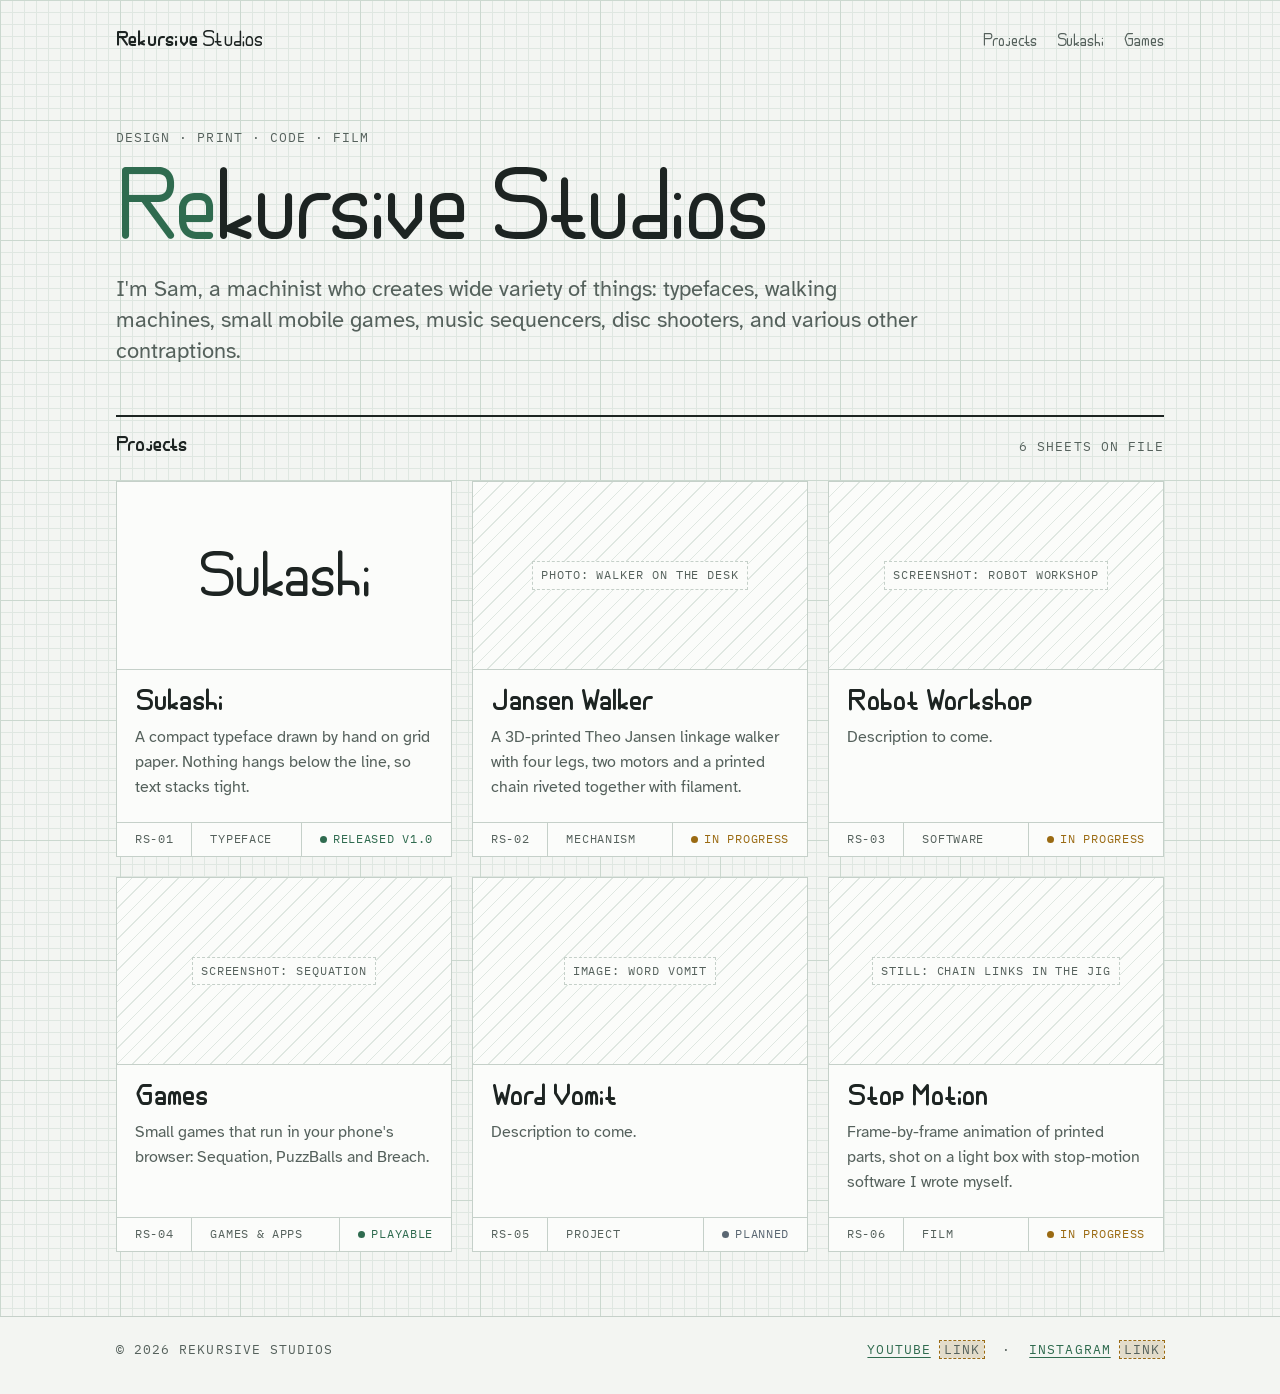
<file: index.html>
<!doctype html>
<html lang="en">
<head>
<meta charset="utf-8">
<meta name="viewport" content="width=device-width, initial-scale=1, viewport-fit=cover">
<title>Rekursive Studios</title>
<meta name="description" content="Typefaces, machines, games and films by Sam Hillis at Rekursive Studios.">
<link rel="preconnect" href="https://fonts.googleapis.com"><link rel="preconnect" href="https://fonts.gstatic.com" crossorigin><link rel="stylesheet" href="https://fonts.googleapis.com/css2?family=Atkinson+Hyperlegible:ital,wght@0,400;0,700;1,400&family=IBM+Plex+Mono:wght@400;500&display=swap">
<link rel="stylesheet" href="css/site.css">
</head>
<body>
<header class="site-head"><div class="wrap">
  <a class="brand" href="index.html"><b>Rekursive</b> Studios</a>
  <nav class="nav" aria-label="Main">
    <a href="index.html#projects">Projects</a>
    <a href="projects/sukashi.html">Sukashi</a>
    <a href="projects/games.html">Games</a>
  </nav>
</div></header>
<main>
<section class="hero"><div class="wrap">
  <div class="label">Design · print · code · film</div>
  <h1><span class="r">Re</span>kursive Studios</h1>
  <p>I'm Sam, a machinist who creates wide variety of things: typefaces, walking machines, small mobile games, music sequencers, disc shooters, and various other contraptions.  </p>
</div></section>
<section id="projects"><div class="wrap">
  <div class="index-head"><h2>Projects</h2><span class="label">6 sheets on file</span></div>
  <ul class="sheets">
    <li><a class="sheet" href="projects/sukashi.html">
      <div class="face type-sample"><span style="font-family:var(--display)">Sukashi</span></div>
      <div class="body"><h3>Sukashi</h3><p>A compact typeface drawn by hand on grid paper. Nothing hangs below the line, so text stacks tight.</p></div>
      <div class="tblock"><span>RS-01</span><span>Typeface</span><span class="status"><span class="status-pill s-ok">Released v1.0</span></span></div>
    </a></li>
    <li><a class="sheet" href="projects/jansen-walker.html">
      <div class="face placeholder"><span>Photo: walker on the desk</span></div>
      <div class="body"><h3>Jansen Walker</h3><p>A 3D-printed Theo Jansen linkage walker with four legs, two motors and a printed chain riveted together with filament.</p></div>
      <div class="tblock"><span>RS-02</span><span>Mechanism</span><span class="status"><span class="status-pill s-wip">In progress</span></span></div>
    </a></li>
    <li><a class="sheet" href="projects/robot-workshop.html">
      <div class="face placeholder"><span>Screenshot: robot workshop</span></div>
      <div class="body"><h3>Robot Workshop</h3><p>Description to come.</p></div>
      <div class="tblock"><span>RS-03</span><span>Software</span><span class="status"><span class="status-pill s-wip">In progress</span></span></div>
    </a></li>
    <li><a class="sheet" href="projects/games.html">
      <div class="face placeholder"><span>Screenshot: Sequation</span></div>
      <div class="body"><h3>Games</h3><p>Small games that run in your phone's browser: Sequation, PuzzBalls and Breach.</p></div>
      <div class="tblock"><span>RS-04</span><span>Games &amp; apps</span><span class="status"><span class="status-pill s-ok">Playable</span></span></div>
    </a></li>
    <li><a class="sheet" href="projects/word-vomit.html">
      <div class="face placeholder"><span>Image: word vomit</span></div>
      <div class="body"><h3>Word Vomit</h3><p>Description to come.</p></div>
      <div class="tblock"><span>RS-05</span><span>Project</span><span class="status"><span class="status-pill s-plan">Planned</span></span></div>
    </a></li>
    <li><a class="sheet" href="projects/stop-motion.html">
      <div class="face placeholder"><span>Still: chain links in the jig</span></div>
      <div class="body"><h3>Stop Motion</h3><p>Frame-by-frame animation of printed parts, shot on a light box with stop-motion software I wrote myself.</p></div>
      <div class="tblock"><span>RS-06</span><span>Film</span><span class="status"><span class="status-pill s-wip">In progress</span></span></div>
    </a></li>
  </ul>
</div></section>
</main>
<footer class="site-foot"><div class="wrap">
  <span class="label">&copy; 2026 Rekursive Studios</span>
  <span class="label"><a href="#">YouTube</a> <span class="todo">link</span> &nbsp;·&nbsp; <a href="#">Instagram</a> <span class="todo">link</span></span>
</div></footer>
</body>
</html>
</file>
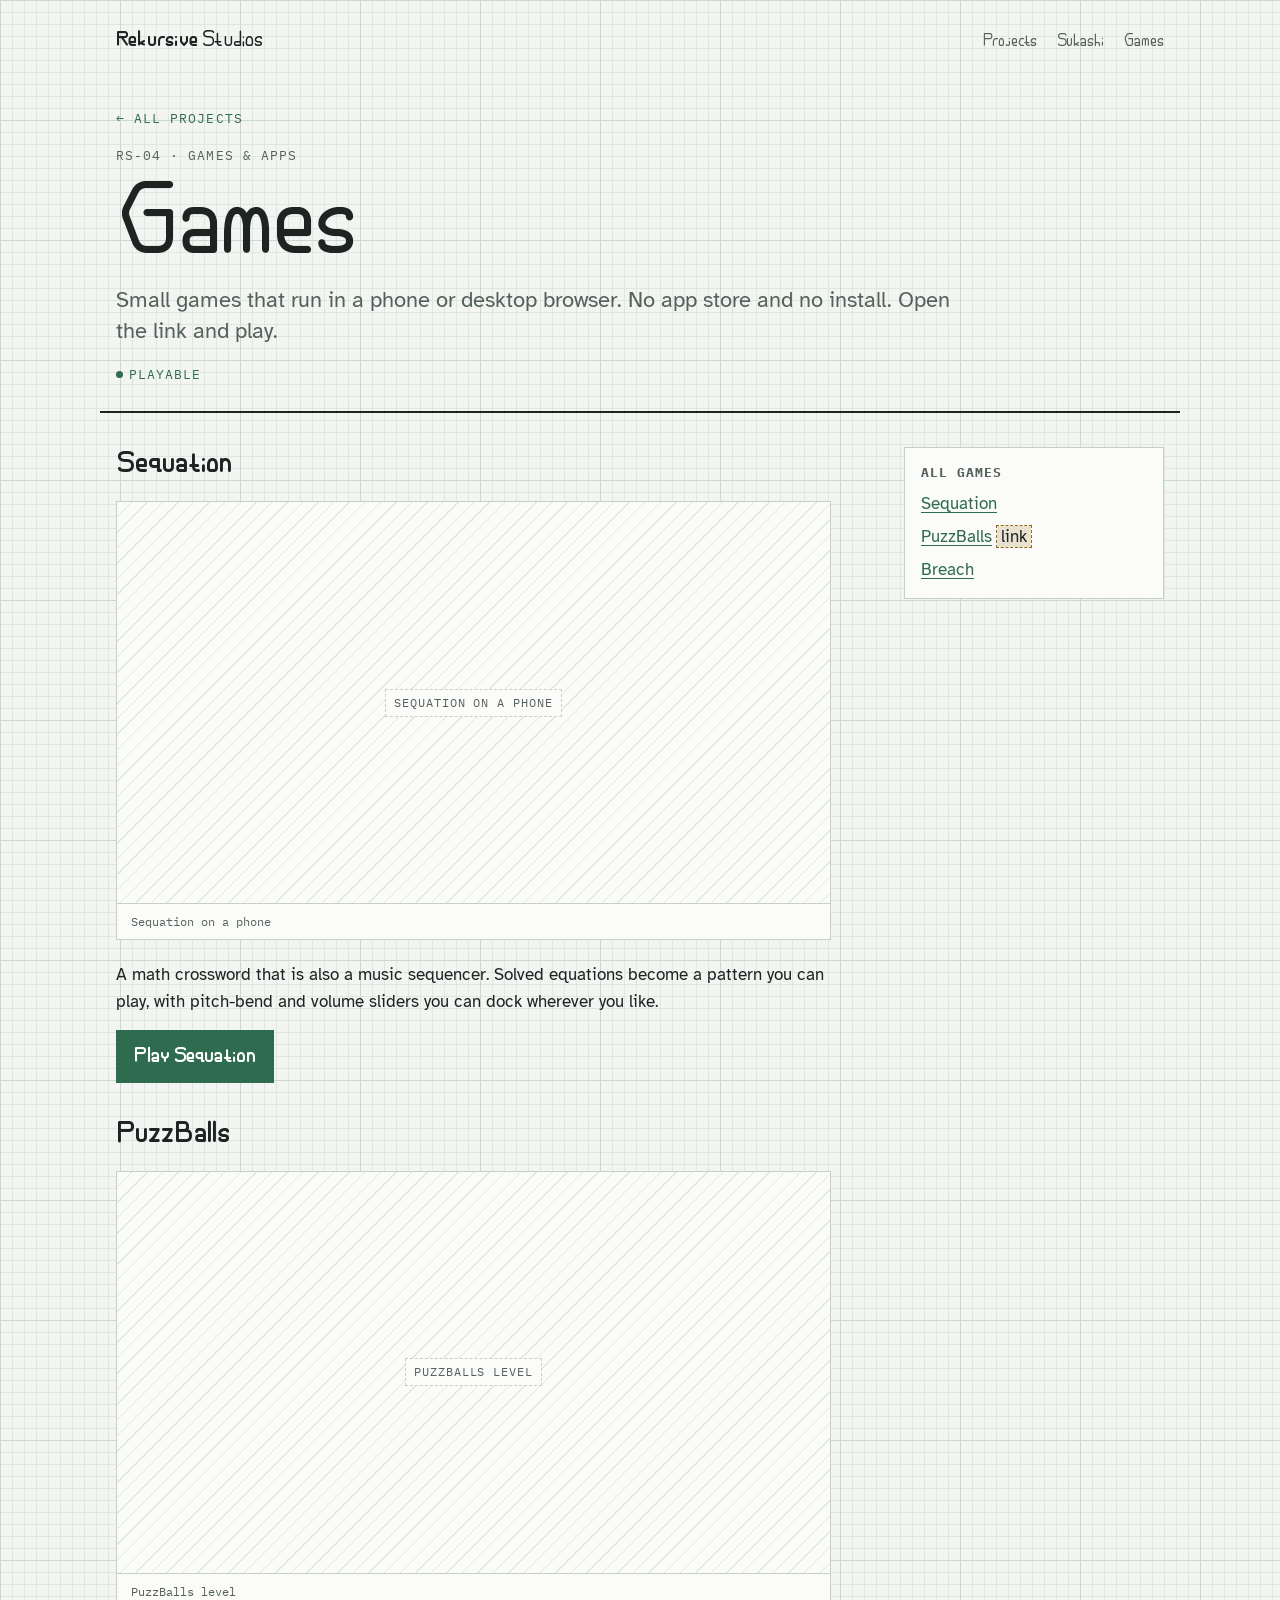
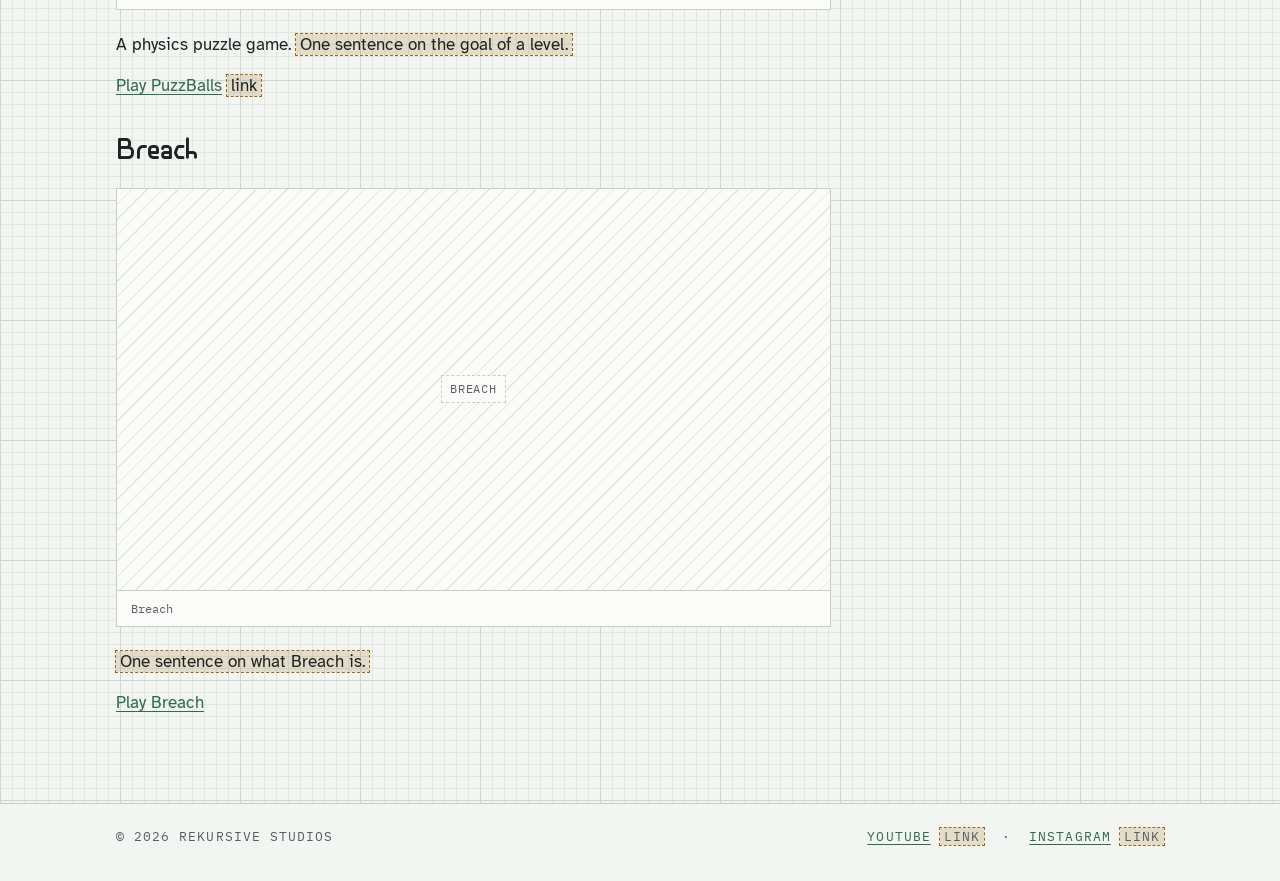
<file: projects/games.html>
<!doctype html>
<html lang="en">
<head>
<meta charset="utf-8">
<meta name="viewport" content="width=device-width, initial-scale=1, viewport-fit=cover">
<title>Games · Rekursive Studios</title>
<meta name="description" content="Browser games by Rekursive Studios: Sequation, PuzzBalls and Breach.">
<link rel="preconnect" href="https://fonts.googleapis.com"><link rel="preconnect" href="https://fonts.gstatic.com" crossorigin><link rel="stylesheet" href="https://fonts.googleapis.com/css2?family=Atkinson+Hyperlegible:ital,wght@0,400;0,700;1,400&family=IBM+Plex+Mono:wght@400;500&display=swap">
<link rel="stylesheet" href="../css/site.css">
</head>
<body>
<header class="site-head"><div class="wrap">
  <a class="brand" href="../index.html"><b>Rekursive</b> Studios</a>
  <nav class="nav" aria-label="Main">
    <a href="../index.html#projects">Projects</a>
    <a href="../projects/sukashi.html">Sukashi</a>
    <a href="../projects/games.html">Games</a>
  </nav>
</div></header>
<main>
<div class="wrap crumbs"><a href="../index.html#projects">&larr; All projects</a></div>
<section class="wrap project-head">
  <div class="label">RS-04 · Games &amp; apps</div>
  <h1>Games</h1>
  <p class="lede">Small games that run in a phone or desktop browser. No app store and no install. Open the link and play.</p>
  <div class="meta-row"><span class="label status-pill s-ok">Playable</span></div>
</section>
<div class="wrap project-body">
  <article class="prose">
<h2>Sequation</h2>
<figure class="figure"><div class="face placeholder"><span>Sequation on a phone</span></div><figcaption>Sequation on a phone</figcaption></figure>
<p>A math crossword that is also a music sequencer. Solved equations become a pattern you can play, with pitch-bend and volume sliders you can dock wherever you like.</p>
<p><a class="button" href="https://spamboni.github.io/Sequation/">Play Sequation</a></p>
<h2>PuzzBalls</h2>
<figure class="figure"><div class="face placeholder"><span>PuzzBalls level</span></div><figcaption>PuzzBalls level</figcaption></figure>
<p>A physics puzzle game. <span class="todo">One sentence on the goal of a level.</span></p>
<p><a href="#">Play PuzzBalls</a> <span class="todo">link</span></p>
<h2>Breach</h2>
<figure class="figure"><div class="face placeholder"><span>Breach</span></div><figcaption>Breach</figcaption></figure>
<p><span class="todo">One sentence on what Breach is.</span></p>
<p><a href="https://rekursivestudios.github.io/breach/">Play Breach</a></p>
  </article>
  <aside class="aside">
<div class="box"><h3 class="label">All games</h3><ul><li><a href="https://spamboni.github.io/Sequation/">Sequation</a></li><li><a href="#">PuzzBalls</a> <span class="todo">link</span></li><li><a href="https://rekursivestudios.github.io/breach/">Breach</a></li></ul></div>
  </aside>
</div>
</main>
<footer class="site-foot"><div class="wrap">
  <span class="label">&copy; 2026 Rekursive Studios</span>
  <span class="label"><a href="#">YouTube</a> <span class="todo">link</span> &nbsp;·&nbsp; <a href="#">Instagram</a> <span class="todo">link</span></span>
</div></footer>
</body>
</html>
</file>
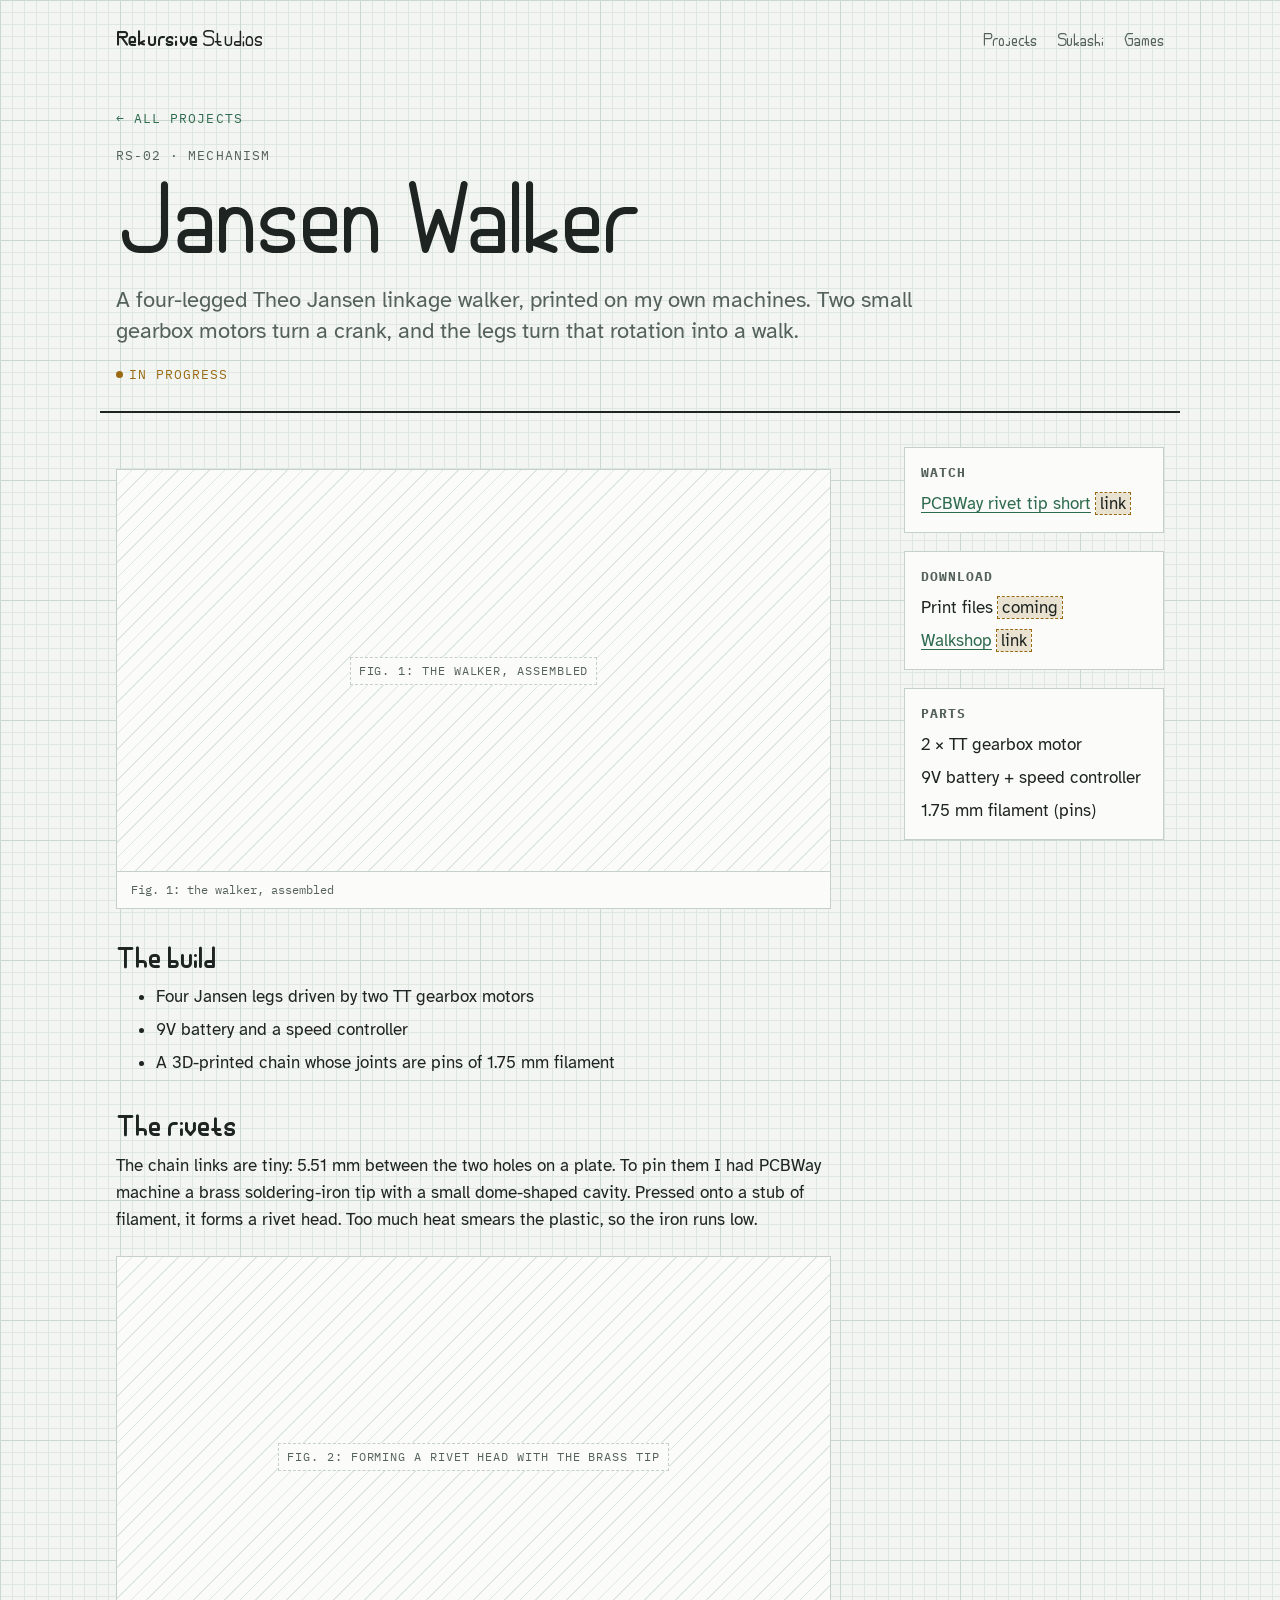
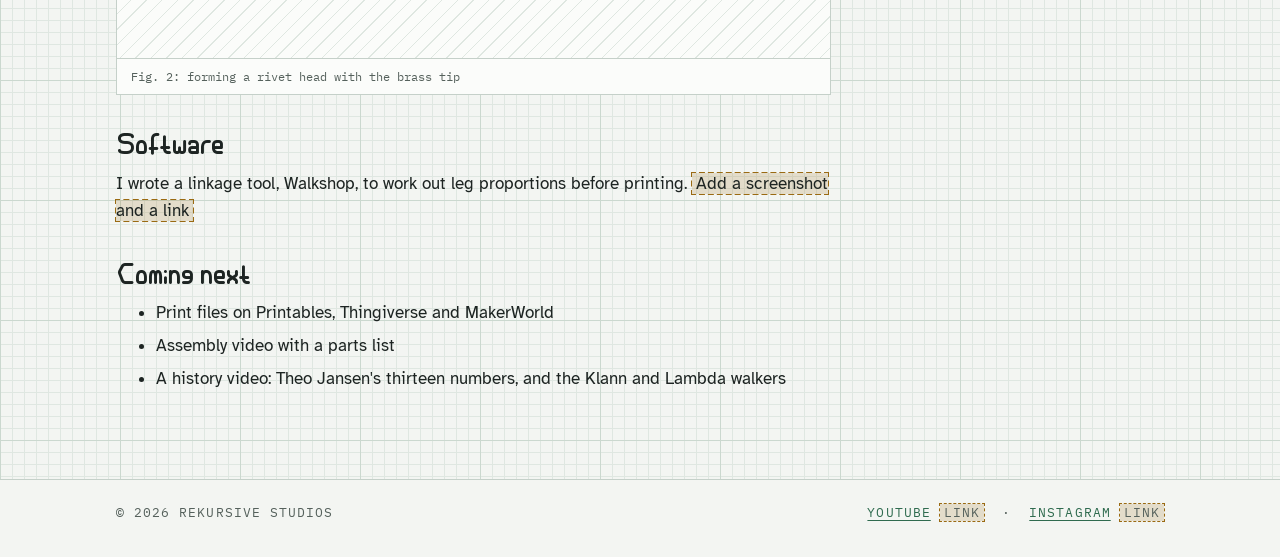
<file: projects/jansen-walker.html>
<!doctype html>
<html lang="en">
<head>
<meta charset="utf-8">
<meta name="viewport" content="width=device-width, initial-scale=1, viewport-fit=cover">
<title>Jansen Walker · Rekursive Studios</title>
<meta name="description" content="A 3D-printed Theo Jansen linkage walker, its riveted chain, and the Walkshop linkage tool.">
<link rel="preconnect" href="https://fonts.googleapis.com"><link rel="preconnect" href="https://fonts.gstatic.com" crossorigin><link rel="stylesheet" href="https://fonts.googleapis.com/css2?family=Atkinson+Hyperlegible:ital,wght@0,400;0,700;1,400&family=IBM+Plex+Mono:wght@400;500&display=swap">
<link rel="stylesheet" href="../css/site.css">
</head>
<body>
<header class="site-head"><div class="wrap">
  <a class="brand" href="../index.html"><b>Rekursive</b> Studios</a>
  <nav class="nav" aria-label="Main">
    <a href="../index.html#projects">Projects</a>
    <a href="../projects/sukashi.html">Sukashi</a>
    <a href="../projects/games.html">Games</a>
  </nav>
</div></header>
<main>
<div class="wrap crumbs"><a href="../index.html#projects">&larr; All projects</a></div>
<section class="wrap project-head">
  <div class="label">RS-02 · Mechanism</div>
  <h1>Jansen Walker</h1>
  <p class="lede">A four-legged Theo Jansen linkage walker, printed on my own machines. Two small gearbox motors turn a crank, and the legs turn that rotation into a walk.</p>
  <div class="meta-row"><span class="label status-pill s-wip">In progress</span></div>
</section>
<div class="wrap project-body">
  <article class="prose">
<figure class="figure"><div class="face placeholder"><span>Fig. 1: the walker, assembled</span></div><figcaption>Fig. 1: the walker, assembled</figcaption></figure>
<h2>The build</h2>
<ul>
  <li>Four Jansen legs driven by two TT gearbox motors</li>
  <li>9V battery and a speed controller</li>
  <li>A 3D-printed chain whose joints are pins of 1.75 mm filament</li>
</ul>
<h2>The rivets</h2>
<p>The chain links are tiny: 5.51 mm between the two holes on a plate. To pin them I had PCBWay machine a brass soldering-iron tip with a small dome-shaped cavity. Pressed onto a stub of filament, it forms a rivet head. Too much heat smears the plastic, so the iron runs low.</p>
<figure class="figure"><div class="face placeholder"><span>Fig. 2: forming a rivet head with the brass tip</span></div><figcaption>Fig. 2: forming a rivet head with the brass tip</figcaption></figure>
<h2>Software</h2>
<p>I wrote a linkage tool, Walkshop, to work out leg proportions before printing. <span class="todo">Add a screenshot and a link</span></p>
<h2>Coming next</h2>
<ul>
  <li>Print files on Printables, Thingiverse and MakerWorld</li>
  <li>Assembly video with a parts list</li>
  <li>A history video: Theo Jansen's thirteen numbers, and the Klann and Lambda walkers</li>
</ul>
  </article>
  <aside class="aside">
<div class="box"><h3 class="label">Watch</h3><ul><li><a href="#">PCBWay rivet tip short</a> <span class="todo">link</span></li></ul></div>
<div class="box"><h3 class="label">Download</h3><ul><li>Print files <span class="todo">coming</span></li><li><a href="#">Walkshop</a> <span class="todo">link</span></li></ul></div>
<div class="box"><h3 class="label">Parts</h3><ul><li>2 × TT gearbox motor</li><li>9V battery + speed controller</li><li>1.75 mm filament (pins)</li></ul></div>
  </aside>
</div>
</main>
<footer class="site-foot"><div class="wrap">
  <span class="label">&copy; 2026 Rekursive Studios</span>
  <span class="label"><a href="#">YouTube</a> <span class="todo">link</span> &nbsp;·&nbsp; <a href="#">Instagram</a> <span class="todo">link</span></span>
</div></footer>
</body>
</html>
</file>
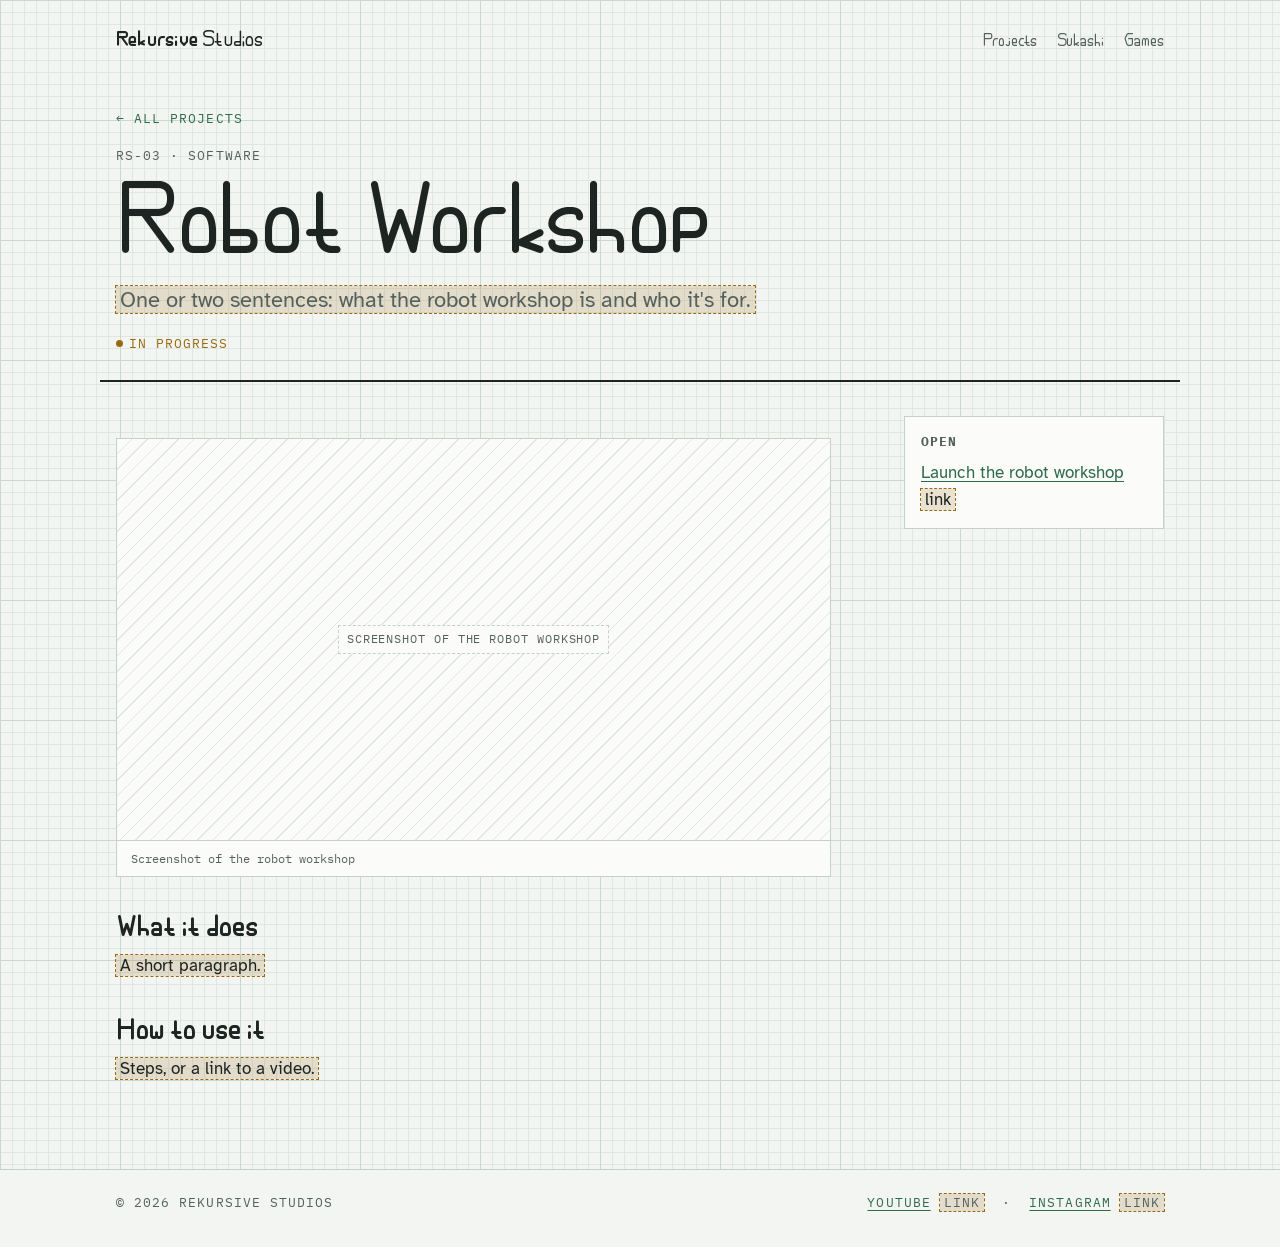
<file: projects/robot-workshop.html>
<!doctype html>
<html lang="en">
<head>
<meta charset="utf-8">
<meta name="viewport" content="width=device-width, initial-scale=1, viewport-fit=cover">
<title>Robot Workshop · Rekursive Studios</title>
<meta name="description" content="Robot Workshop by Rekursive Studios.">
<link rel="preconnect" href="https://fonts.googleapis.com"><link rel="preconnect" href="https://fonts.gstatic.com" crossorigin><link rel="stylesheet" href="https://fonts.googleapis.com/css2?family=Atkinson+Hyperlegible:ital,wght@0,400;0,700;1,400&family=IBM+Plex+Mono:wght@400;500&display=swap">
<link rel="stylesheet" href="../css/site.css">
</head>
<body>
<header class="site-head"><div class="wrap">
  <a class="brand" href="../index.html"><b>Rekursive</b> Studios</a>
  <nav class="nav" aria-label="Main">
    <a href="../index.html#projects">Projects</a>
    <a href="../projects/sukashi.html">Sukashi</a>
    <a href="../projects/games.html">Games</a>
  </nav>
</div></header>
<main>
<div class="wrap crumbs"><a href="../index.html#projects">&larr; All projects</a></div>
<section class="wrap project-head">
  <div class="label">RS-03 · Software</div>
  <h1>Robot Workshop</h1>
  <p class="lede"><span class="todo">One or two sentences: what the robot workshop is and who it's for.</span></p>
  <div class="meta-row"><span class="label status-pill s-wip">In progress</span></div>
</section>
<div class="wrap project-body">
  <article class="prose">
<figure class="figure"><div class="face placeholder"><span>Screenshot of the robot workshop</span></div><figcaption>Screenshot of the robot workshop</figcaption></figure>
<h2>What it does</h2>
<p><span class="todo">A short paragraph.</span></p>
<h2>How to use it</h2>
<p><span class="todo">Steps, or a link to a video.</span></p>
  </article>
  <aside class="aside">
<div class="box"><h3 class="label">Open</h3><ul><li><a href="#">Launch the robot workshop</a> <span class="todo">link</span></li></ul></div>
  </aside>
</div>
</main>
<footer class="site-foot"><div class="wrap">
  <span class="label">&copy; 2026 Rekursive Studios</span>
  <span class="label"><a href="#">YouTube</a> <span class="todo">link</span> &nbsp;·&nbsp; <a href="#">Instagram</a> <span class="todo">link</span></span>
</div></footer>
</body>
</html>
</file>
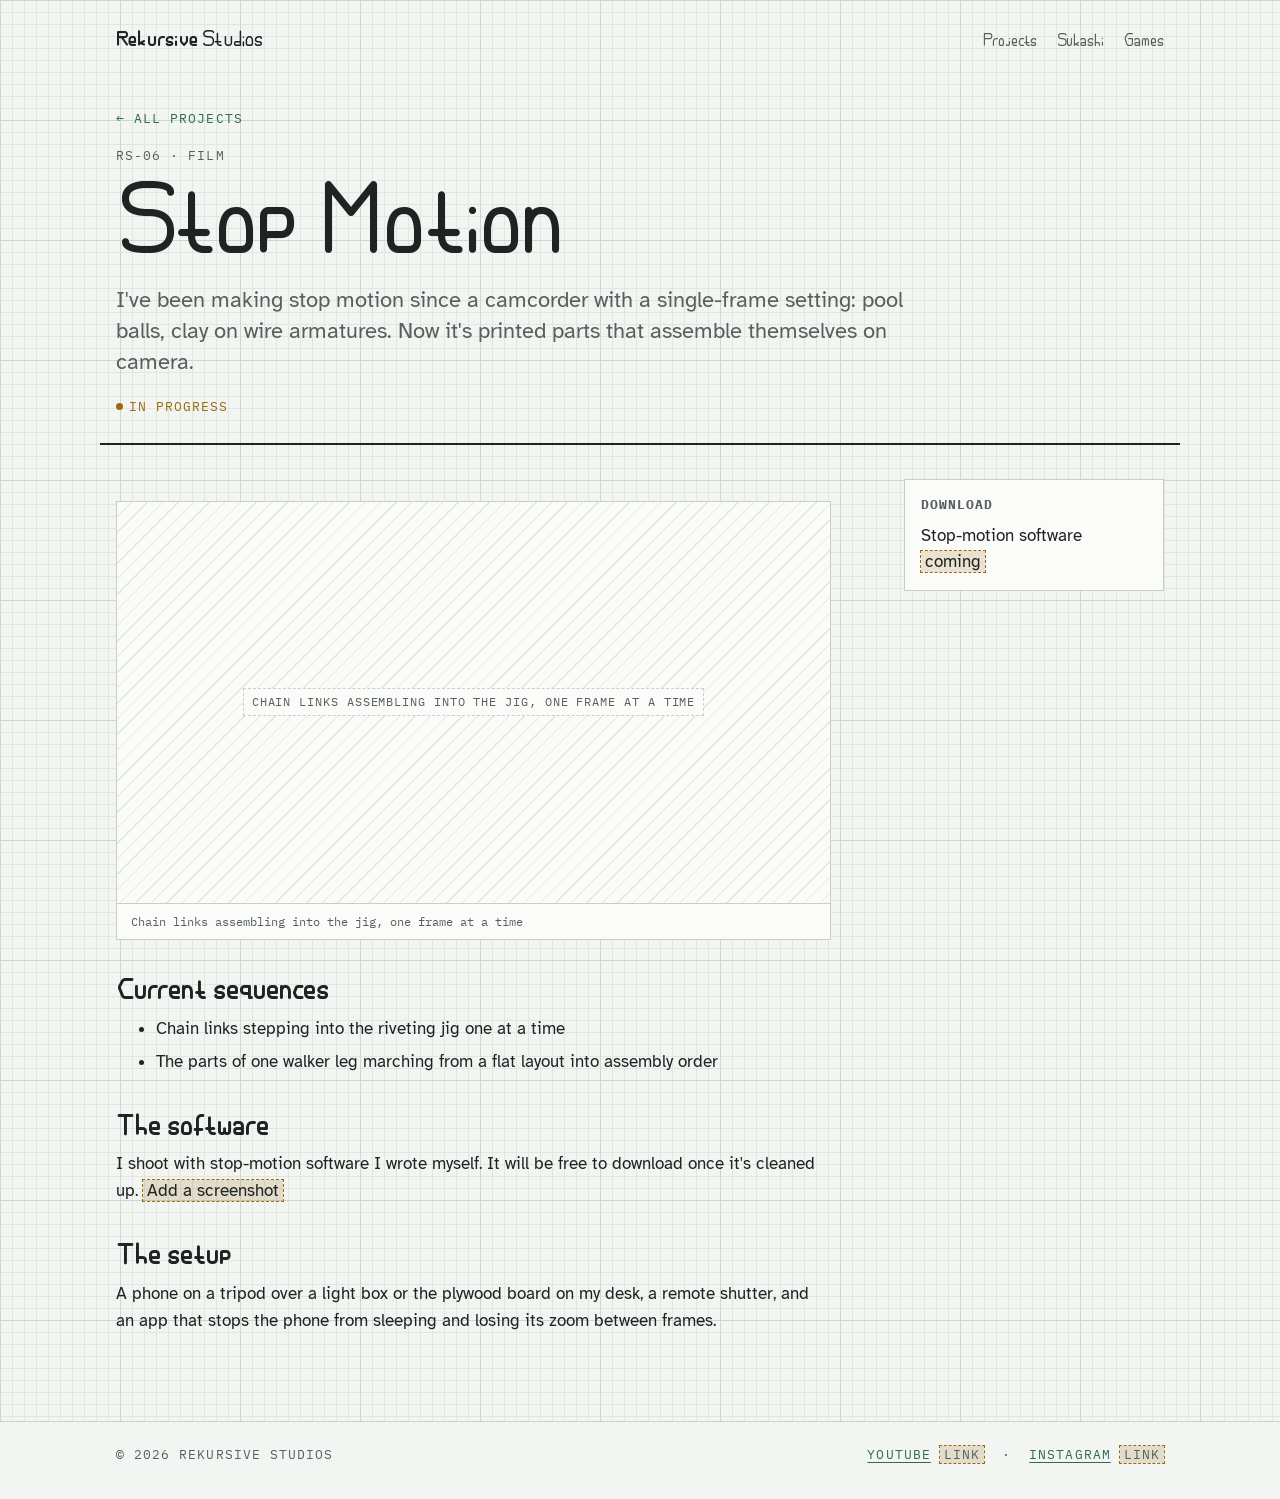
<file: projects/stop-motion.html>
<!doctype html>
<html lang="en">
<head>
<meta charset="utf-8">
<meta name="viewport" content="width=device-width, initial-scale=1, viewport-fit=cover">
<title>Stop Motion · Rekursive Studios</title>
<meta name="description" content="Stop-motion animation of 3D-printed parts, and free stop-motion software, by Rekursive Studios.">
<link rel="preconnect" href="https://fonts.googleapis.com"><link rel="preconnect" href="https://fonts.gstatic.com" crossorigin><link rel="stylesheet" href="https://fonts.googleapis.com/css2?family=Atkinson+Hyperlegible:ital,wght@0,400;0,700;1,400&family=IBM+Plex+Mono:wght@400;500&display=swap">
<link rel="stylesheet" href="../css/site.css">
</head>
<body>
<header class="site-head"><div class="wrap">
  <a class="brand" href="../index.html"><b>Rekursive</b> Studios</a>
  <nav class="nav" aria-label="Main">
    <a href="../index.html#projects">Projects</a>
    <a href="../projects/sukashi.html">Sukashi</a>
    <a href="../projects/games.html">Games</a>
  </nav>
</div></header>
<main>
<div class="wrap crumbs"><a href="../index.html#projects">&larr; All projects</a></div>
<section class="wrap project-head">
  <div class="label">RS-06 · Film</div>
  <h1>Stop Motion</h1>
  <p class="lede">I've been making stop motion since a camcorder with a single-frame setting: pool balls, clay on wire armatures. Now it's printed parts that assemble themselves on camera.</p>
  <div class="meta-row"><span class="label status-pill s-wip">In progress</span></div>
</section>
<div class="wrap project-body">
  <article class="prose">
<figure class="figure"><div class="face placeholder"><span>Chain links assembling into the jig, one frame at a time</span></div><figcaption>Chain links assembling into the jig, one frame at a time</figcaption></figure>
<h2>Current sequences</h2>
<ul>
  <li>Chain links stepping into the riveting jig one at a time</li>
  <li>The parts of one walker leg marching from a flat layout into assembly order</li>
</ul>
<h2>The software</h2>
<p>I shoot with stop-motion software I wrote myself. It will be free to download once it's cleaned up. <span class="todo">Add a screenshot</span></p>
<h2>The setup</h2>
<p>A phone on a tripod over a light box or the plywood board on my desk, a remote shutter, and an app that stops the phone from sleeping and losing its zoom between frames.</p>
  </article>
  <aside class="aside">
<div class="box"><h3 class="label">Download</h3><ul><li>Stop-motion software <span class="todo">coming</span></li></ul></div>
  </aside>
</div>
</main>
<footer class="site-foot"><div class="wrap">
  <span class="label">&copy; 2026 Rekursive Studios</span>
  <span class="label"><a href="#">YouTube</a> <span class="todo">link</span> &nbsp;·&nbsp; <a href="#">Instagram</a> <span class="todo">link</span></span>
</div></footer>
</body>
</html>
</file>
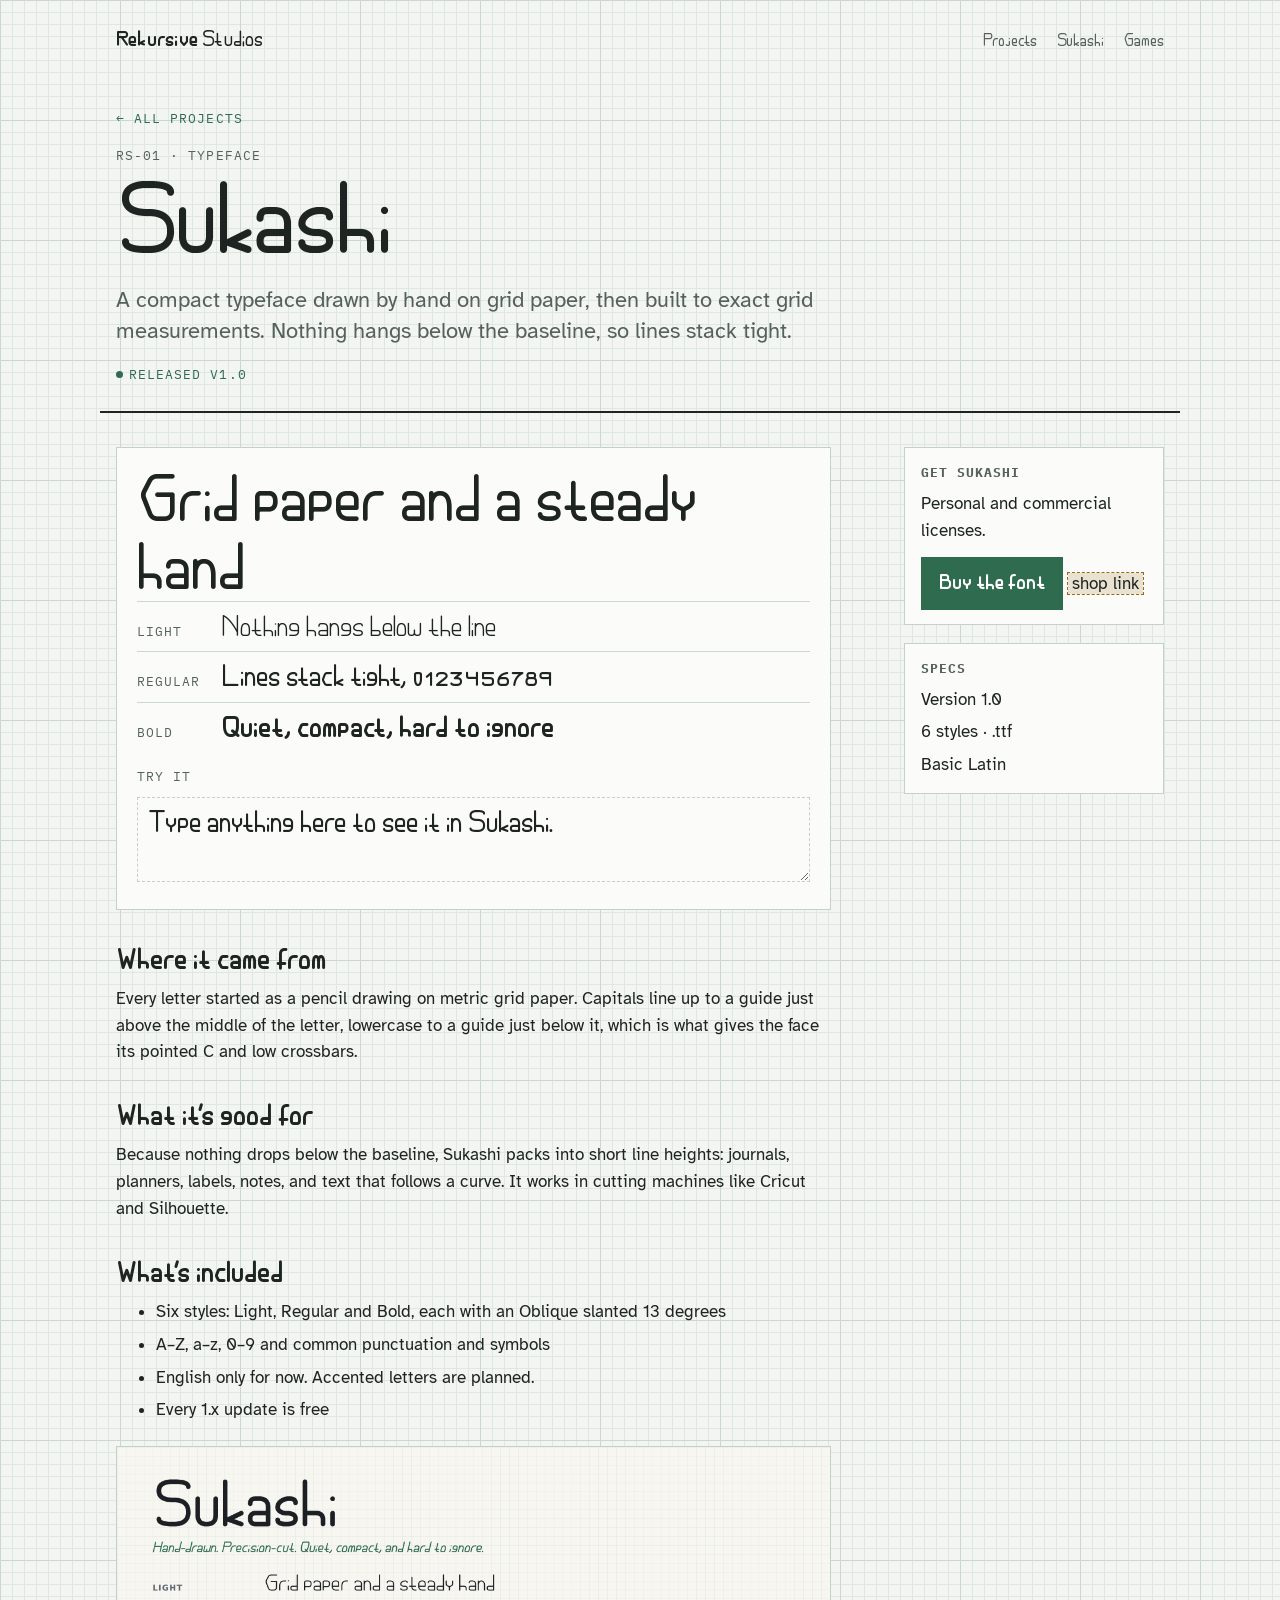
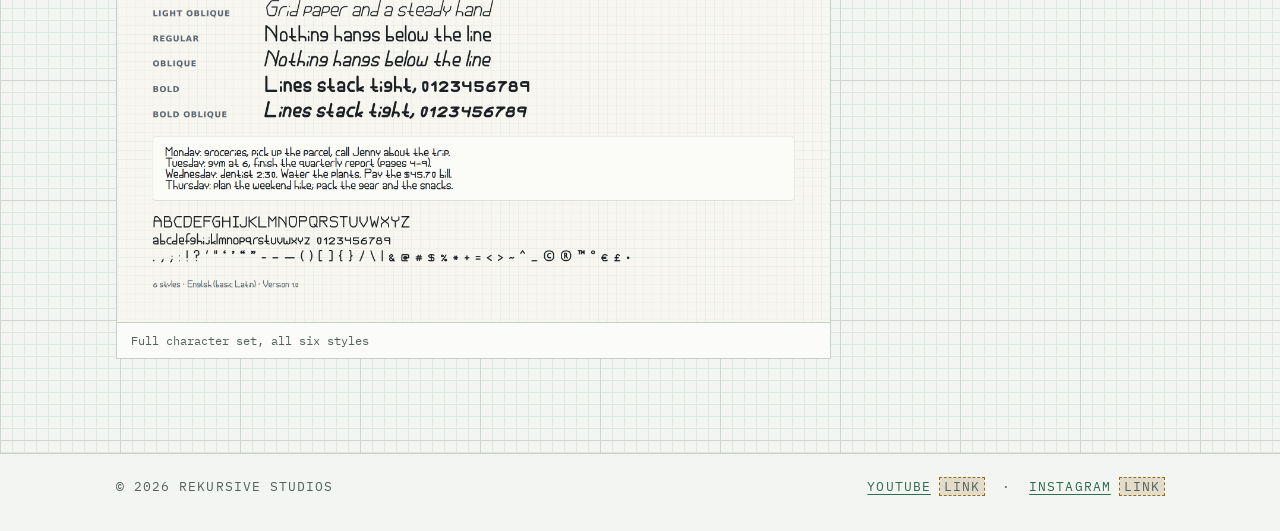
<file: projects/sukashi.html>
<!doctype html>
<html lang="en">
<head>
<meta charset="utf-8">
<meta name="viewport" content="width=device-width, initial-scale=1, viewport-fit=cover">
<title>Sukashi · Rekursive Studios</title>
<meta name="description" content="Sukashi, a compact hand-drawn typeface by Rekursive Studios.">
<link rel="preconnect" href="https://fonts.googleapis.com"><link rel="preconnect" href="https://fonts.gstatic.com" crossorigin><link rel="stylesheet" href="https://fonts.googleapis.com/css2?family=Atkinson+Hyperlegible:ital,wght@0,400;0,700;1,400&family=IBM+Plex+Mono:wght@400;500&display=swap">
<link rel="stylesheet" href="../css/site.css">
</head>
<body>
<header class="site-head"><div class="wrap">
  <a class="brand" href="../index.html"><b>Rekursive</b> Studios</a>
  <nav class="nav" aria-label="Main">
    <a href="../index.html#projects">Projects</a>
    <a href="../projects/sukashi.html">Sukashi</a>
    <a href="../projects/games.html">Games</a>
  </nav>
</div></header>
<main>
<div class="wrap crumbs"><a href="../index.html#projects">&larr; All projects</a></div>
<section class="wrap project-head">
  <div class="label">RS-01 · Typeface</div>
  <h1>Sukashi</h1>
  <p class="lede">A compact typeface drawn by hand on grid paper, then built to exact grid measurements. Nothing hangs below the baseline, so lines stack tight.</p>
  <div class="meta-row"><span class="label status-pill s-ok">Released v1.0</span></div>
</section>
<div class="wrap project-body">
  <article class="prose">
<div class="specimen">
  <div class="big">Grid paper and a steady hand</div>
  <div class="row"><span class="label">Light</span><span style="font-weight:300">Nothing hangs below the line</span></div>
  <div class="row"><span class="label">Regular</span><span style="font-weight:400">Lines stack tight, 0123456789</span></div>
  <div class="row"><span class="label">Bold</span><span style="font-weight:700">Quiet, compact, hard to ignore</span></div>
  <label class="label" for="tester" style="display:block;margin-top:14px">Try it</label>
  <textarea id="tester" rows="2">Type anything here to see it in Sukashi.</textarea>
</div>
<h2>Where it came from</h2>
<p>Every letter started as a pencil drawing on metric grid paper. Capitals line up to a guide just above the middle of the letter, lowercase to a guide just below it, which is what gives the face its pointed C and low crossbars.</p>
<h2>What it's good for</h2>
<p>Because nothing drops below the baseline, Sukashi packs into short line heights: journals, planners, labels, notes, and text that follows a curve. It works in cutting machines like Cricut and Silhouette.</p>
<h2>What's included</h2>
<ul>
  <li>Six styles: Light, Regular and Bold, each with an Oblique slanted 13 degrees</li>
  <li>A–Z, a–z, 0–9 and common punctuation and symbols</li>
  <li>English only for now. Accented letters are planned.</li>
  <li>Every 1.x update is free</li>
</ul>
<figure class="figure"><img src="../img/sukashi-specimen.png" alt="Sukashi specimen sheet showing all six styles and the full character set" loading="lazy"><figcaption>Full character set, all six styles</figcaption></figure>

  </article>
  <aside class="aside">
<div class="box"><h3 class="label">Get Sukashi</h3>
  <p style="margin:0 0 12px">Personal and commercial licenses.</p>
  <a class="button" href="#">Buy the font</a> <span class="todo">shop link</span>
</div>
<div class="box"><h3 class="label">Specs</h3><ul><li>Version 1.0</li><li>6 styles · .ttf</li><li>Basic Latin</li></ul></div>
  </aside>
</div>
</main>
<footer class="site-foot"><div class="wrap">
  <span class="label">&copy; 2026 Rekursive Studios</span>
  <span class="label"><a href="#">YouTube</a> <span class="todo">link</span> &nbsp;·&nbsp; <a href="#">Instagram</a> <span class="todo">link</span></span>
</div></footer>
</body>
</html>
</file>
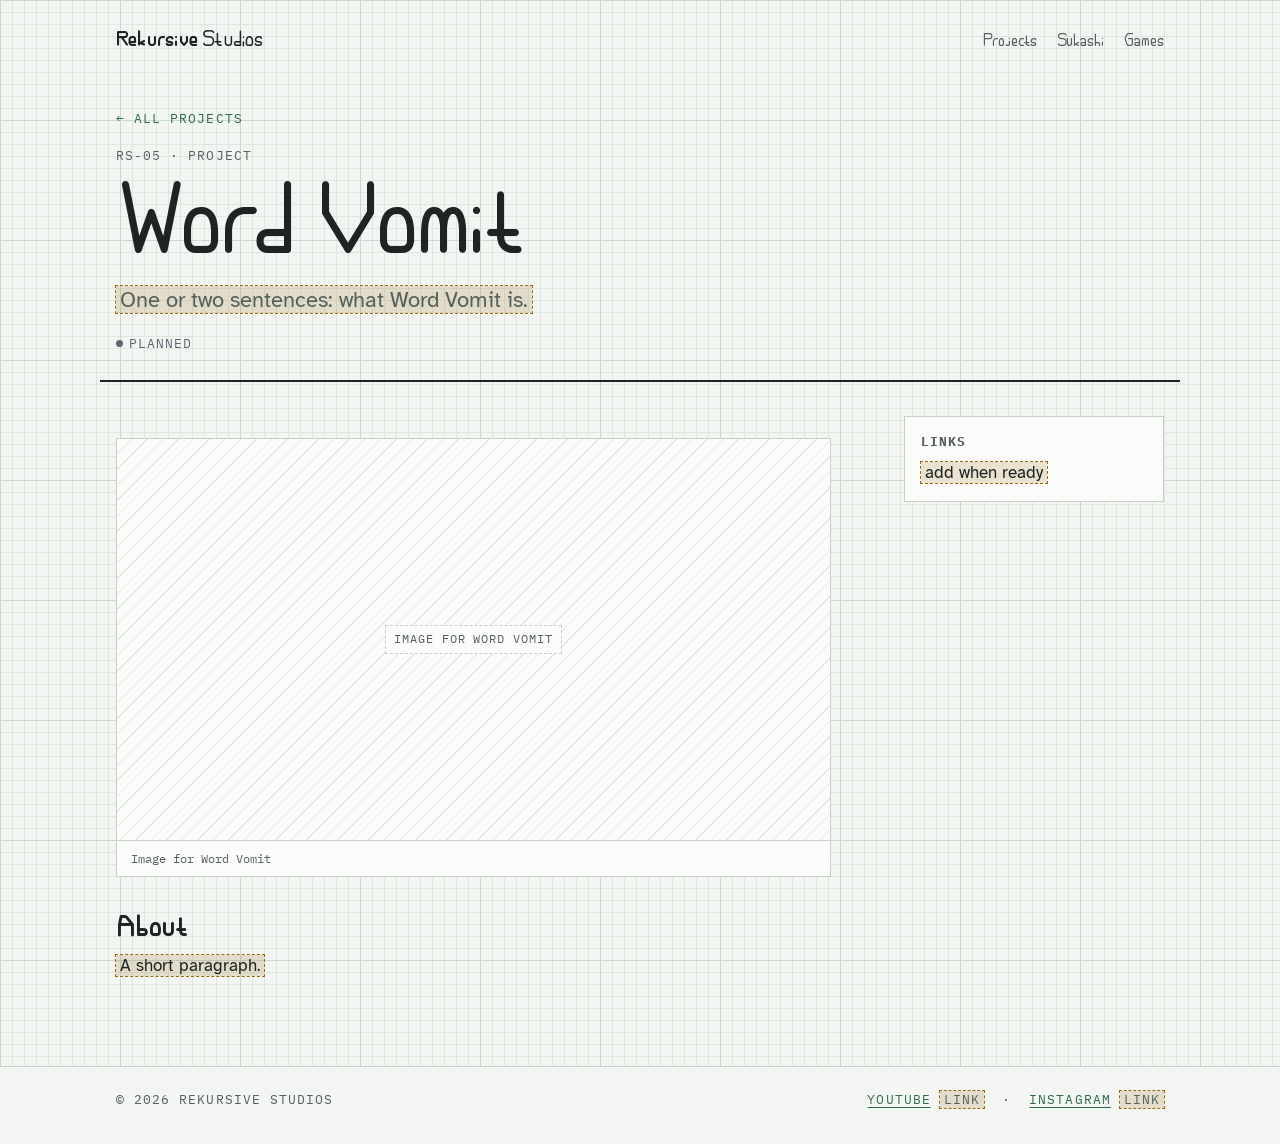
<file: projects/word-vomit.html>
<!doctype html>
<html lang="en">
<head>
<meta charset="utf-8">
<meta name="viewport" content="width=device-width, initial-scale=1, viewport-fit=cover">
<title>Word Vomit · Rekursive Studios</title>
<meta name="description" content="Word Vomit by Rekursive Studios.">
<link rel="preconnect" href="https://fonts.googleapis.com"><link rel="preconnect" href="https://fonts.gstatic.com" crossorigin><link rel="stylesheet" href="https://fonts.googleapis.com/css2?family=Atkinson+Hyperlegible:ital,wght@0,400;0,700;1,400&family=IBM+Plex+Mono:wght@400;500&display=swap">
<link rel="stylesheet" href="../css/site.css">
</head>
<body>
<header class="site-head"><div class="wrap">
  <a class="brand" href="../index.html"><b>Rekursive</b> Studios</a>
  <nav class="nav" aria-label="Main">
    <a href="../index.html#projects">Projects</a>
    <a href="../projects/sukashi.html">Sukashi</a>
    <a href="../projects/games.html">Games</a>
  </nav>
</div></header>
<main>
<div class="wrap crumbs"><a href="../index.html#projects">&larr; All projects</a></div>
<section class="wrap project-head">
  <div class="label">RS-05 · Project</div>
  <h1>Word Vomit</h1>
  <p class="lede"><span class="todo">One or two sentences: what Word Vomit is.</span></p>
  <div class="meta-row"><span class="label status-pill s-plan">Planned</span></div>
</section>
<div class="wrap project-body">
  <article class="prose">
<figure class="figure"><div class="face placeholder"><span>Image for Word Vomit</span></div><figcaption>Image for Word Vomit</figcaption></figure>
<h2>About</h2>
<p><span class="todo">A short paragraph.</span></p>
  </article>
  <aside class="aside">
<div class="box"><h3 class="label">Links</h3><ul><li><span class="todo">add when ready</span></li></ul></div>
  </aside>
</div>
</main>
<footer class="site-foot"><div class="wrap">
  <span class="label">&copy; 2026 Rekursive Studios</span>
  <span class="label"><a href="#">YouTube</a> <span class="todo">link</span> &nbsp;·&nbsp; <a href="#">Instagram</a> <span class="todo">link</span></span>
</div></footer>
</body>
</html>
</file>
<file: css/site.css>
/* Rekursive Studios — shared stylesheet
   Layout concept: every page is a sheet of grid paper. Projects are filed like
   drawings, each with a small title block (number, status, revision). */

@font-face { font-family: "Sukashi"; src: url("../fonts/sukashi-light.woff2") format("woff2"); font-weight: 300; font-display: swap; }
@font-face { font-family: "Sukashi"; src: url("../fonts/sukashi-regular.woff2") format("woff2"); font-weight: 400; font-display: swap; }
@font-face { font-family: "Sukashi"; src: url("../fonts/sukashi-bold.woff2") format("woff2"); font-weight: 700; font-display: swap; }

:root {
  /* color */
  --paper: #f3f5f2;        /* grid paper, faint green-grey */
  --sheet: #fbfcfa;        /* card surface */
  --ink: #1d2422;          /* pencil graphite */
  --ink-soft: #55615c;
  --grid: #dfe7e1;         /* minor grid line */
  --grid-major: #cbd8cf;   /* 10 mm line */
  --accent: #2f6b4f;       /* drafting green, from the Sukashi specimen */
  --accent-ink: #ffffff;
  --rule: #c5d0c9;
  --ok: #2f6b4f; --wip: #9a6a12; --plan: #5a6772;

  /* type */
  --display: "Sukashi", "Avenir Next", "Segoe UI", sans-serif;
  --body: "Atkinson Hyperlegible", "Segoe UI", system-ui, sans-serif;
  --mono: "IBM Plex Mono", ui-monospace, "SFMono-Regular", Menlo, monospace;

  --step--1: 0.82rem; --step-0: 1.05rem; --step-1: 1.35rem; --step-2: 1.9rem; --step-3: 2.9rem; --step-4: clamp(3.2rem, 9vw, 6.4rem);
  --gutter-l: max(16px, env(safe-area-inset-left, 0px));
  --gutter-r: max(16px, env(safe-area-inset-right, 0px));
}
@media (prefers-color-scheme: dark) {
  :root:not([data-theme="light"]) {
    --paper: #141a18; --sheet: #1b2320; --ink: #e4ebe6; --ink-soft: #9fb0a7;
    --grid: #1d2522; --grid-major: #25302c; --accent: #7cc4a0; --accent-ink: #10201a;
    --rule: #2f3b36; --ok: #7cc4a0; --wip: #e0b25c; --plan: #9aa8b3; color-scheme: dark;
  }
}
:root[data-theme="dark"] {
  --paper: #141a18; --sheet: #1b2320; --ink: #e4ebe6; --ink-soft: #9fb0a7;
  --grid: #1d2522; --grid-major: #25302c; --accent: #7cc4a0; --accent-ink: #10201a;
  --rule: #2f3b36; --ok: #7cc4a0; --wip: #e0b25c; --plan: #9aa8b3; color-scheme: dark;
}

* { box-sizing: border-box; }
html { -webkit-text-size-adjust: 100%; }
body {
  margin: 0;
  background-color: var(--paper);
  background-image:
    linear-gradient(var(--grid-major) 1px, transparent 1px),
    linear-gradient(90deg, var(--grid-major) 1px, transparent 1px),
    linear-gradient(var(--grid) 1px, transparent 1px),
    linear-gradient(90deg, var(--grid) 1px, transparent 1px);
  background-size: 120px 120px, 120px 120px, 12px 12px, 12px 12px;
  color: var(--ink);
  font-family: var(--body);
  font-size: var(--step-0);
  line-height: 1.6;
}
img { max-width: 100%; height: auto; display: block; }
a { color: var(--accent); text-underline-offset: 3px; }
a:focus-visible, button:focus-visible { outline: 2px solid var(--accent); outline-offset: 3px; border-radius: 2px; }

.wrap {
  max-width: 1080px; margin: 0 auto;
  padding-left: var(--gutter-l); padding-right: var(--gutter-r);
}

/* ---------- header ---------- */
.site-head { padding-block: 22px; }
.site-head .wrap { display: flex; align-items: baseline; justify-content: space-between; gap: 16px; flex-wrap: wrap; }
.brand { font-family: var(--display); font-size: var(--step-1); color: var(--ink); text-decoration: none; letter-spacing: 0.01em; }
.brand b { font-weight: 700; }
.nav { display: flex; gap: 20px; flex-wrap: wrap; font-family: var(--display); font-size: var(--step-0); }
.nav a { color: var(--ink-soft); text-decoration: none; }
.nav a:hover, .nav a[aria-current="page"] { color: var(--accent); }

/* ---------- labels ---------- */
.label {
  font-family: var(--mono); font-size: var(--step--1);
  text-transform: uppercase; letter-spacing: 0.08em; color: var(--ink-soft);
}

/* ---------- home hero ---------- */
.hero { padding-block: 48px 40px; }
.hero h1 {
  font-family: var(--display); font-weight: 400; font-size: var(--step-4);
  line-height: 0.95; margin: 10px 0 18px; text-wrap: balance;
}
.hero h1 .r { color: var(--accent); }
.hero p { max-width: 58ch; font-size: var(--step-1); line-height: 1.45; margin: 0; color: var(--ink-soft); }

/* ---------- project index ---------- */
.index-head { display: flex; justify-content: space-between; align-items: baseline; gap: 12px; flex-wrap: wrap;
  border-top: 2px solid var(--ink); padding-top: 10px; margin-top: 8px; }
.index-head h2 { font-family: var(--display); font-weight: 700; font-size: var(--step-1); margin: 0; }

.sheets { list-style: none; margin: 20px 0 64px; padding: 0;
  display: grid; grid-template-columns: repeat(auto-fill, minmax(min(100%, 320px), 1fr)); gap: 20px; }

.sheet {
  background: var(--sheet); border: 1px solid var(--rule);
  display: flex; flex-direction: column; min-width: 0;
  color: inherit; text-decoration: none; height: 100%;
  transition: border-color .15s, transform .15s;
}
a.sheet:hover { border-color: var(--accent); transform: translateY(-2px); }
.sheet .face {
  aspect-ratio: 16 / 9; max-width: 100%; border-bottom: 1px solid var(--rule);
  display: grid; place-items: center; overflow: hidden; position: relative;
  font-family: var(--display); color: var(--ink);
}
.sheet .face img { width: 100%; height: 100%; object-fit: cover; }
.sheet .body { padding: 16px 18px 6px; flex: 1; }
.sheet h3 { font-family: var(--display); font-weight: 700; font-size: var(--step-2); line-height: 1; margin: 0 0 8px; }
.sheet p { margin: 0; color: var(--ink-soft); font-size: 0.98rem; }

/* title block at the foot of each sheet, like an engineering drawing */
.tblock {
  display: grid; grid-template-columns: auto 1fr auto; margin-top: 16px;
  border-top: 1px solid var(--rule); font-family: var(--mono); font-size: 0.72rem;
  text-transform: uppercase; letter-spacing: 0.06em; color: var(--ink-soft);
}
.tblock > span { padding: 7px 18px; }
.tblock > span + span { border-left: 1px solid var(--rule); }
.tblock .status { text-align: right; }

.status-pill { display: inline-flex; align-items: center; gap: 6px; }
.status-pill::before { content: ""; width: 7px; height: 7px; border-radius: 50%; background: currentColor; }
.s-ok { color: var(--ok); } .s-wip { color: var(--wip); } .s-plan { color: var(--plan); }

/* placeholder art, until real photos land */
.face.placeholder { background:
  repeating-linear-gradient(135deg, transparent 0 10px, var(--grid) 10px 11px); }
.face.placeholder span { font-family: var(--mono); font-size: 0.72rem; text-transform: uppercase; letter-spacing: 0.08em;
  color: var(--ink-soft); background: var(--sheet); padding: 4px 8px; border: 1px dashed var(--rule); }
.face.type-sample { font-size: clamp(2.6rem, 8vw, 4rem); background: var(--sheet); }

/* ---------- project page ---------- */
.crumbs { padding-block: 26px 0; }
.crumbs a { font-family: var(--mono); font-size: var(--step--1); text-transform: uppercase; letter-spacing: 0.08em; text-decoration: none; }
.project-head { padding-block: 14px 26px; border-bottom: 2px solid var(--ink); }
.project-head h1 { font-family: var(--display); font-weight: 400; font-size: var(--step-4); line-height: 0.95; margin: 6px 0 14px; text-wrap: balance; }
.project-head .lede { max-width: 60ch; font-size: var(--step-1); line-height: 1.45; color: var(--ink-soft); margin: 0; }
.meta-row { display: flex; flex-wrap: wrap; gap: 8px 28px; margin-top: 18px; }

.project-body { display: grid; grid-template-columns: minmax(0, 1fr) 260px; gap: 40px; padding-block: 34px 72px; }
@media (max-width: 760px) { .project-body { grid-template-columns: minmax(0, 1fr); gap: 28px; } }
.prose { max-width: 65ch; min-width: 0; }
.prose h2 { font-family: var(--display); font-weight: 700; font-size: var(--step-2); line-height: 1.05; margin: 34px 0 10px; }
.prose h2:first-child { margin-top: 0; }
.prose p, .prose ul { margin: 0 0 14px; }
.prose li { margin-bottom: 6px; }
.figure { margin: 22px 0; background: var(--sheet); border: 1px solid var(--rule); }
.figure .face { aspect-ratio: 16/9; max-width: 100%; display: grid; place-items: center; }
.figure figcaption { padding: 8px 14px; border-top: 1px solid var(--rule); font-family: var(--mono); font-size: 0.75rem; color: var(--ink-soft); }

.aside { display: flex; flex-direction: column; gap: 18px; min-width: 0; }
.aside .box { background: var(--sheet); border: 1px solid var(--rule); padding: 14px 16px; }
.aside .box h3 { margin: 0 0 8px; }
.aside ul { list-style: none; margin: 0; padding: 0; display: flex; flex-direction: column; gap: 6px; }
.button {
  display: inline-block; background: var(--accent); color: var(--accent-ink);
  font-family: var(--display); font-weight: 700; font-size: var(--step-1);
  padding: 8px 18px 10px; text-decoration: none; border: 0;
}
.button:hover { filter: brightness(1.08); }

/* things Sam still needs to fill in — visible on purpose */
.todo { background: color-mix(in srgb, var(--wip) 18%, transparent); outline: 1px dashed var(--wip); padding: 0 4px; }

/* specimen block on the Sukashi page */
.specimen { background: var(--sheet); border: 1px solid var(--rule); padding: 18px 20px; font-family: var(--display); overflow-x: auto; }
.specimen .big { font-size: clamp(2.4rem, 7vw, 4.2rem); line-height: 1; }
.specimen .row { display: flex; gap: 14px; align-items: baseline; flex-wrap: wrap; padding: 8px 0; border-top: 1px solid var(--grid-major); }
.specimen .row .label { width: 70px; flex: none; }
.specimen .row span:last-child { font-size: var(--step-2); line-height: 1.1; }
.specimen textarea {
  width: 100%; margin-top: 10px; font-family: var(--display); font-size: var(--step-2); line-height: 1.1;
  color: var(--ink); background: transparent; border: 1px dashed var(--rule); padding: 8px 10px; resize: vertical;
}

/* ---------- footer ---------- */
.site-foot { border-top: 1px solid var(--rule); padding-block: 22px 34px; background: var(--paper); }
.site-foot .wrap { display: flex; justify-content: space-between; gap: 12px; flex-wrap: wrap; }

@media (prefers-reduced-motion: reduce) { * { transition: none !important; } }
</file>
